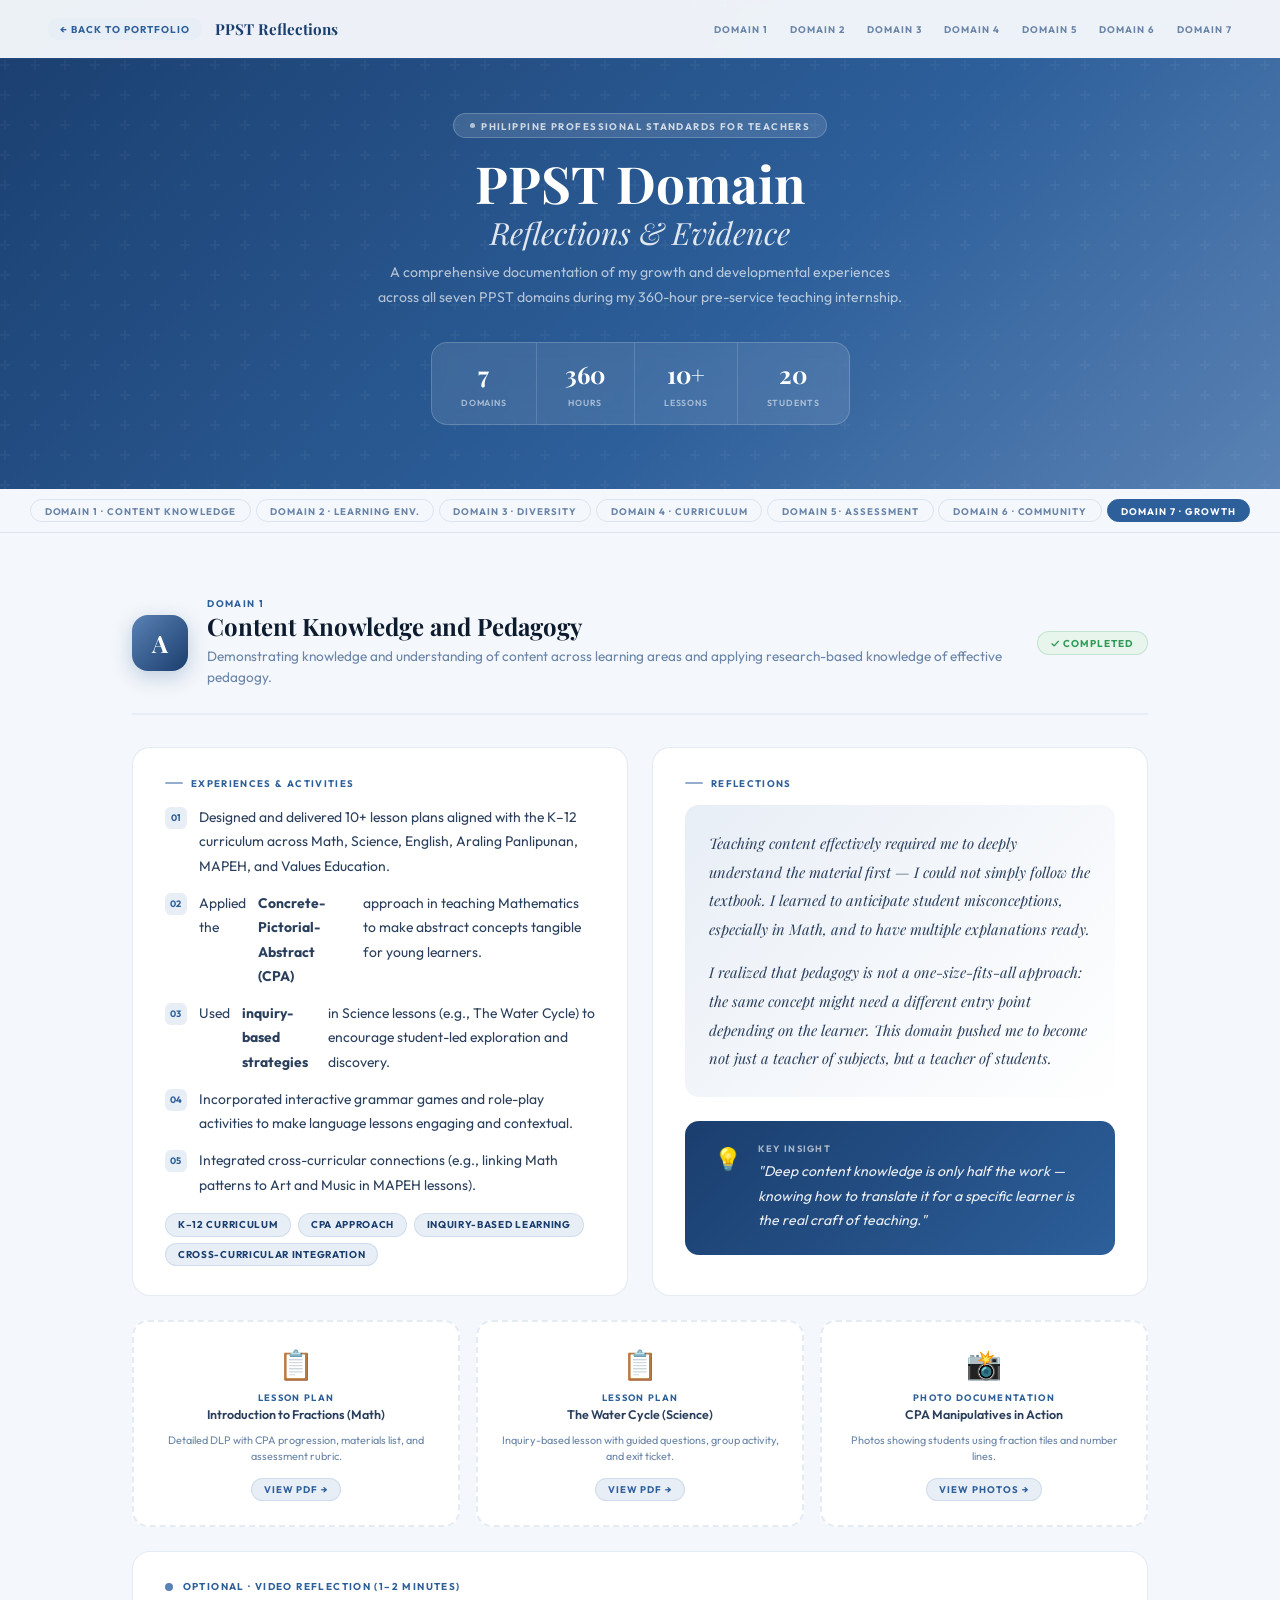
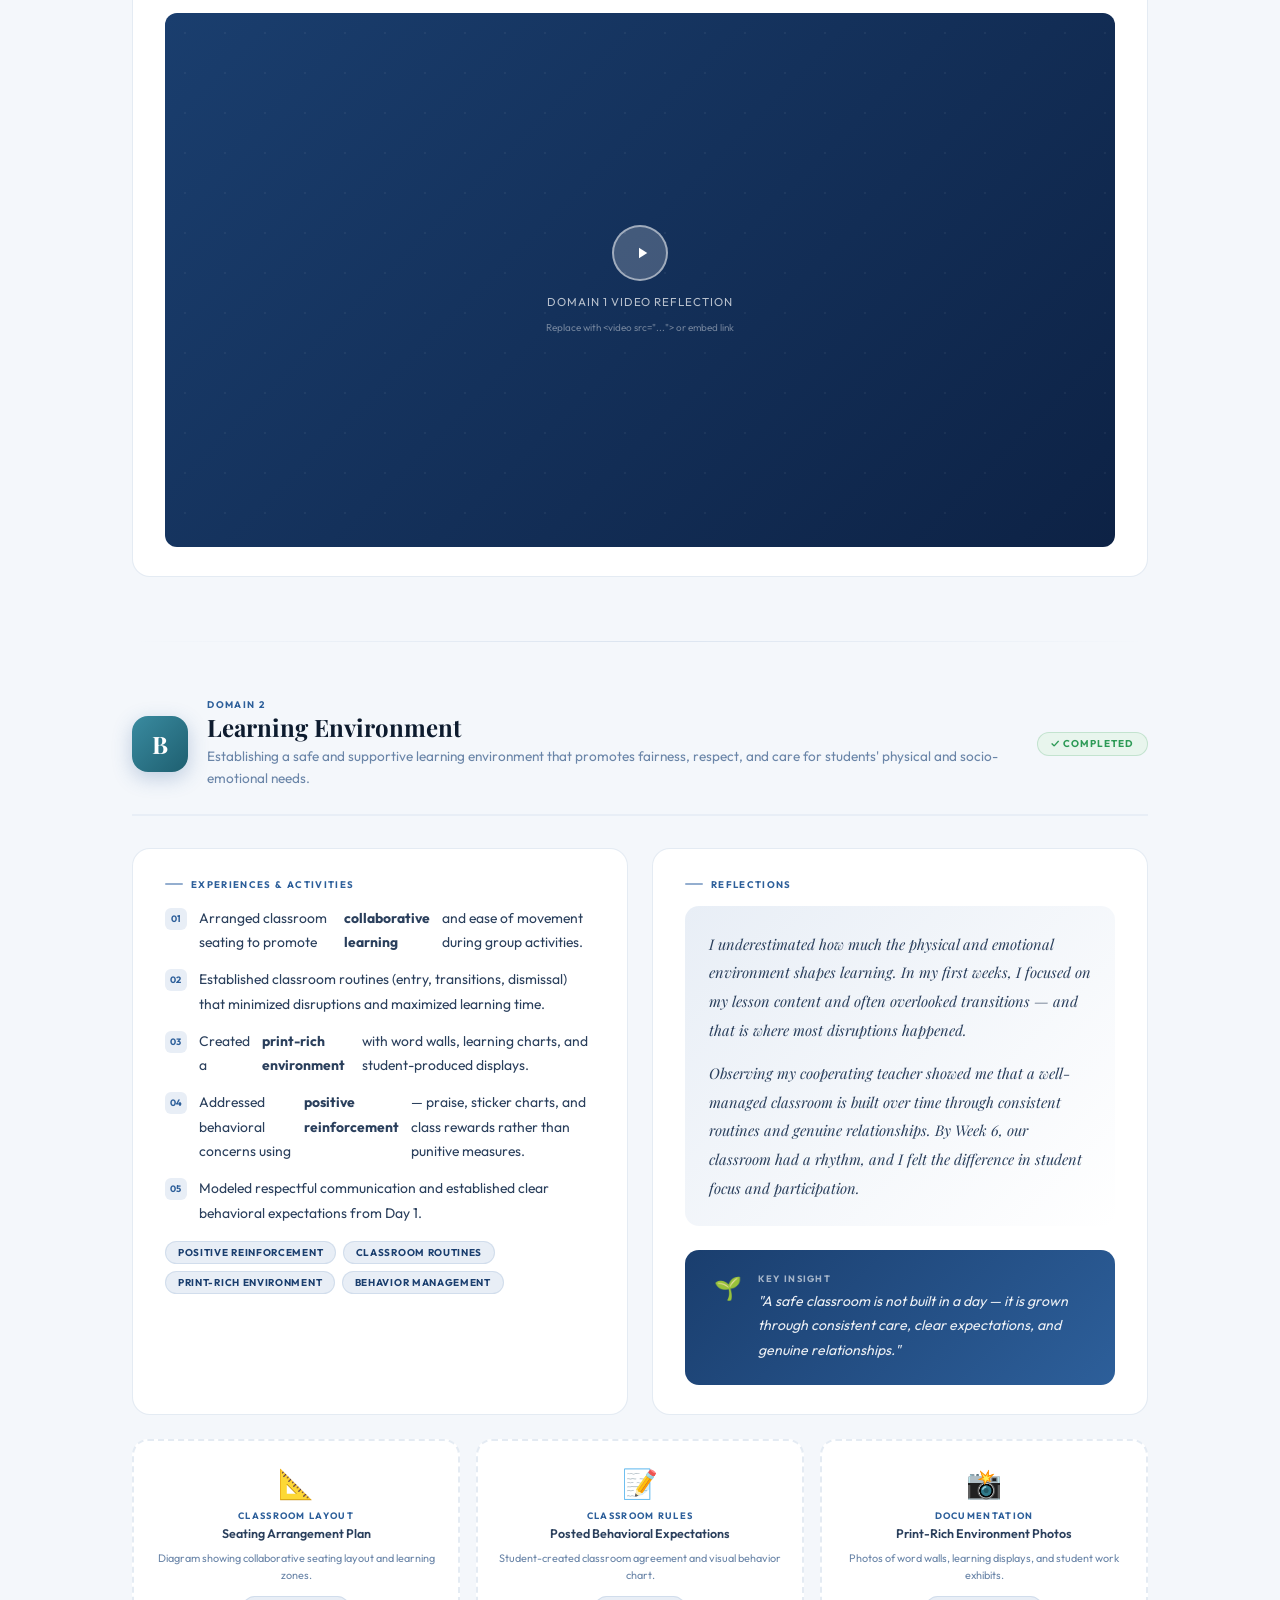
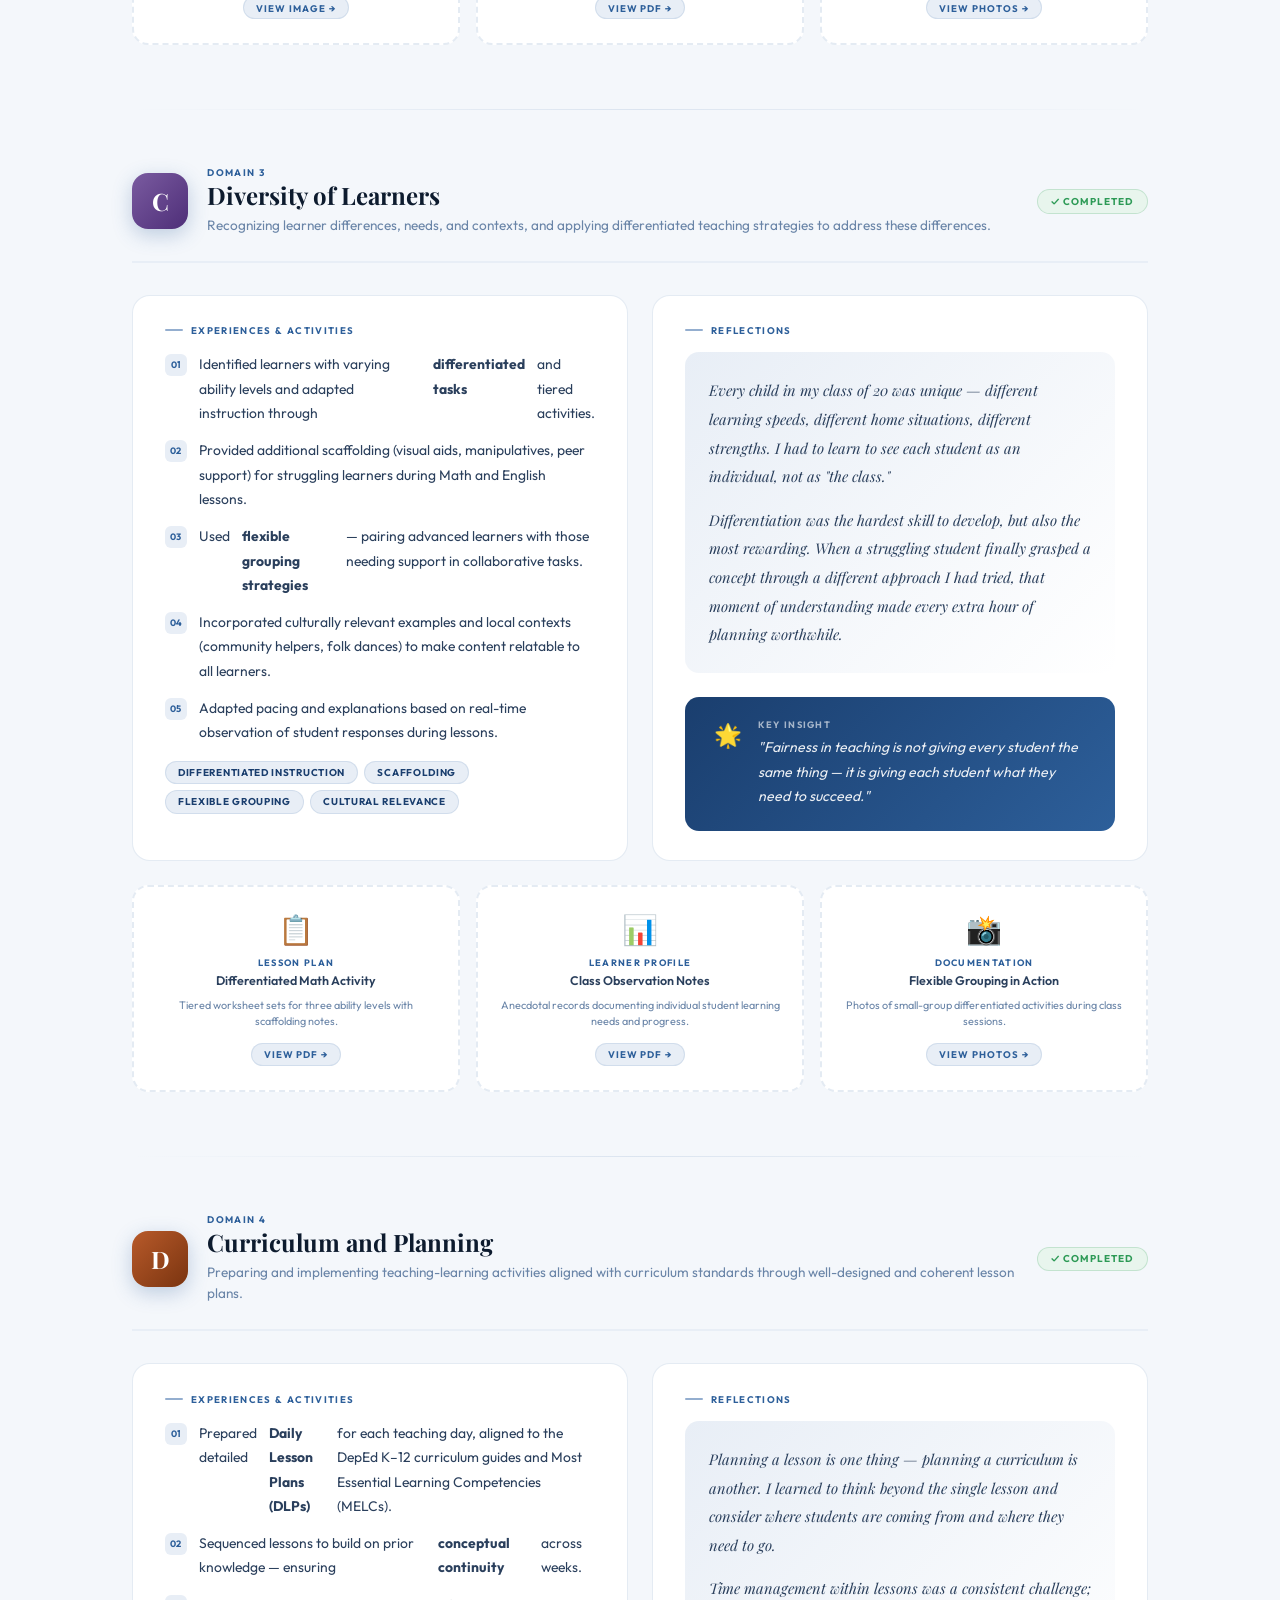
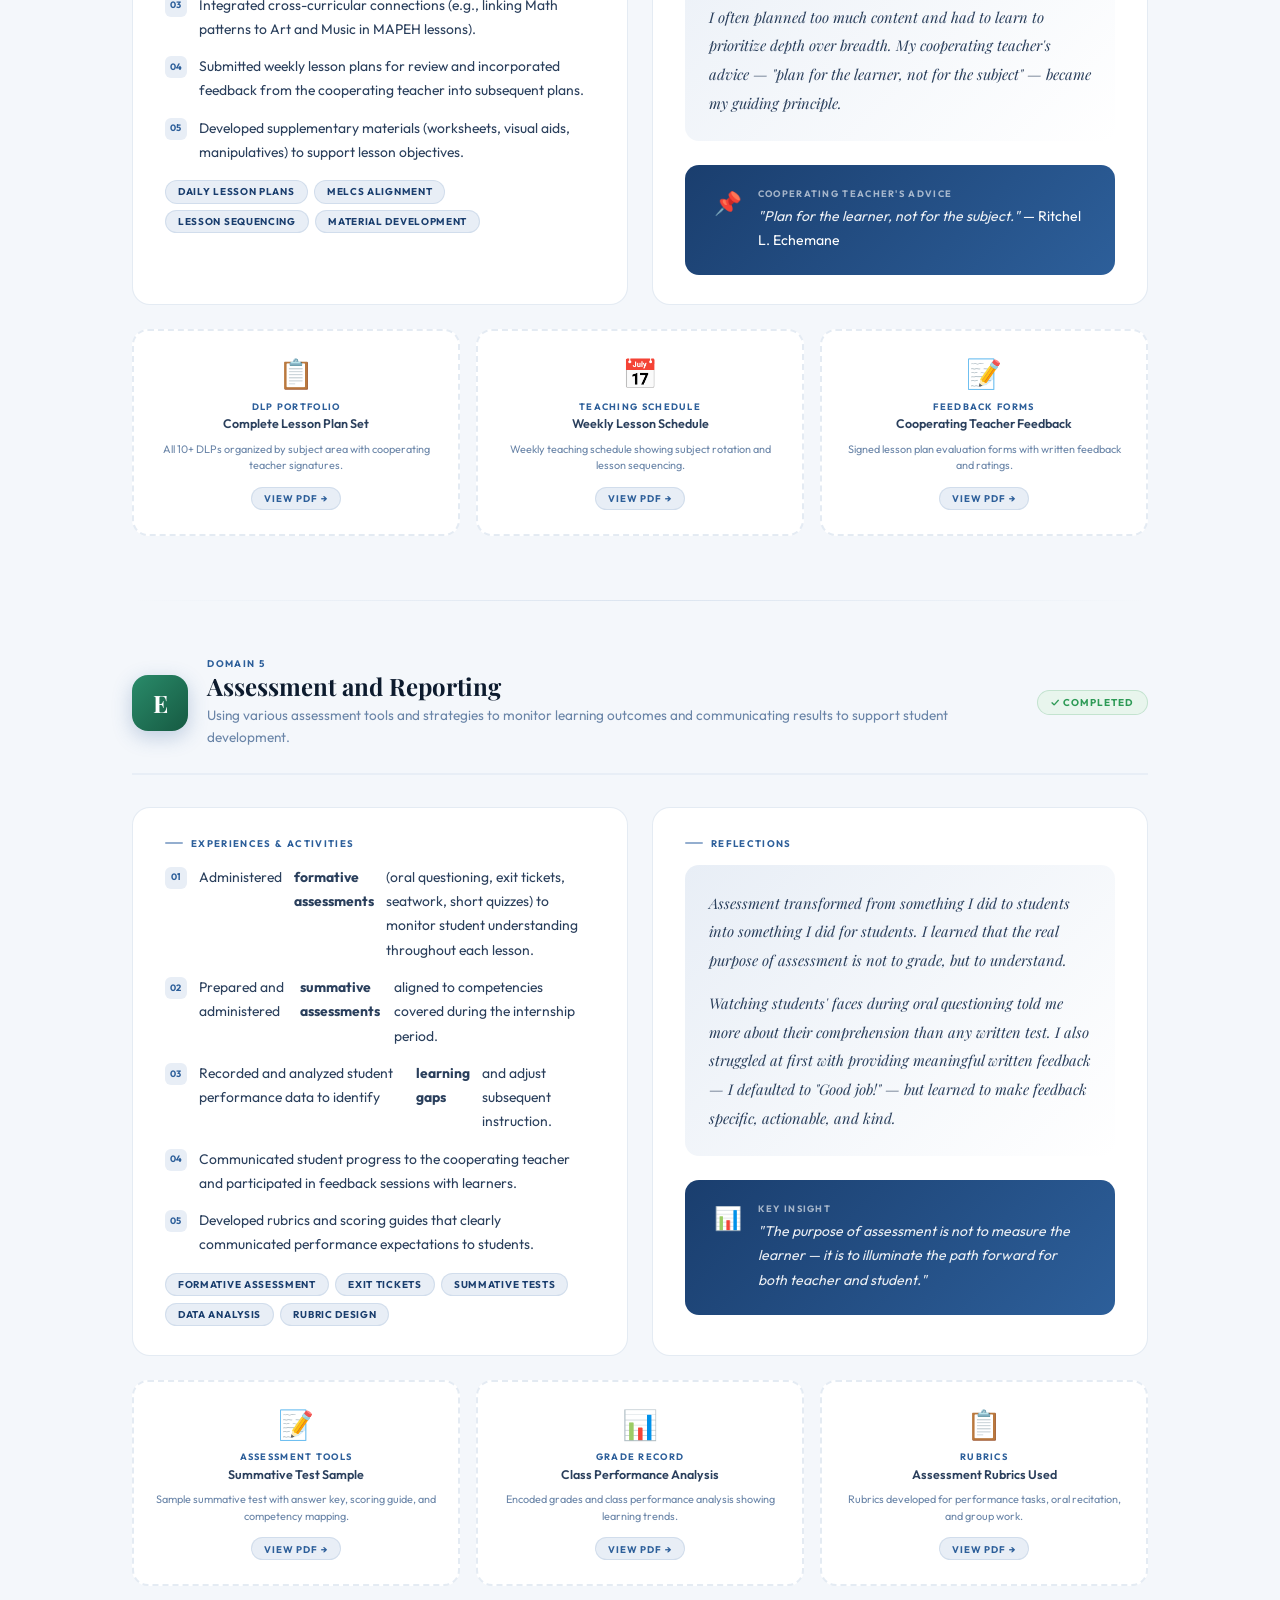
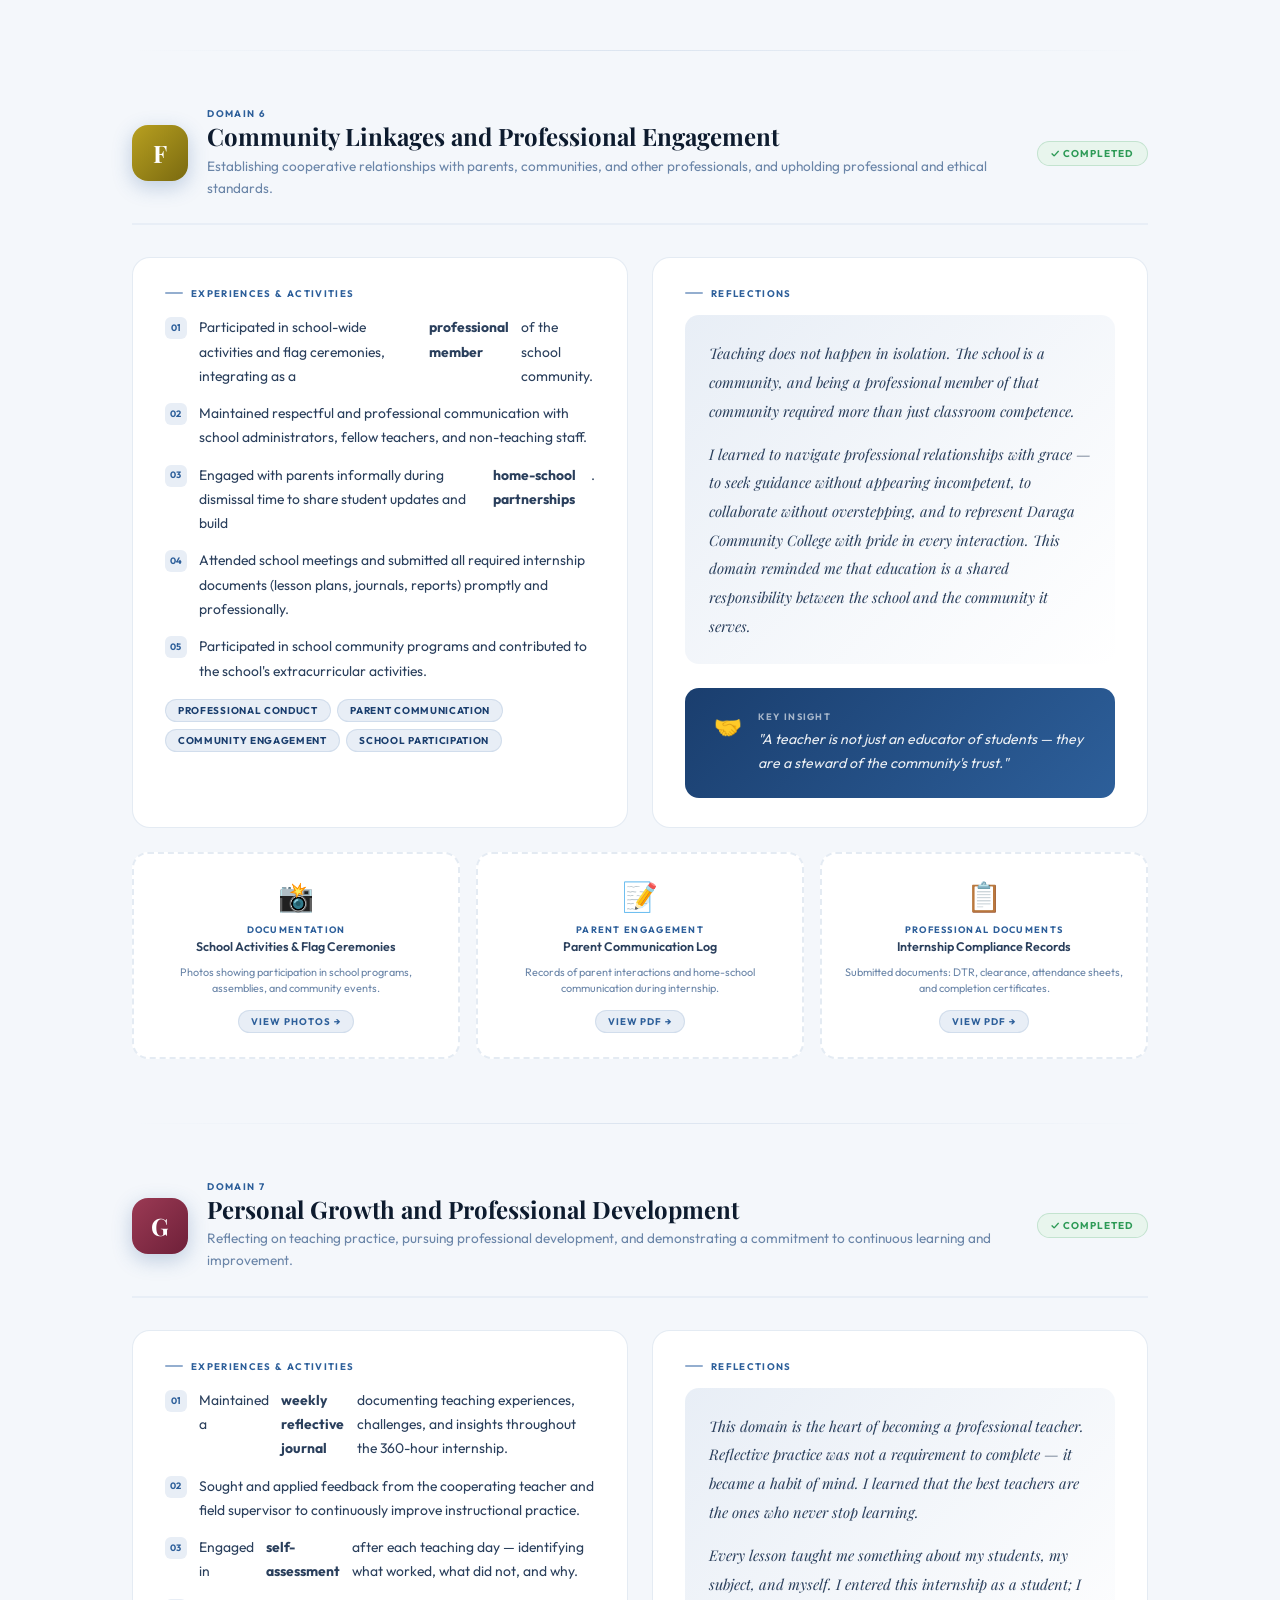
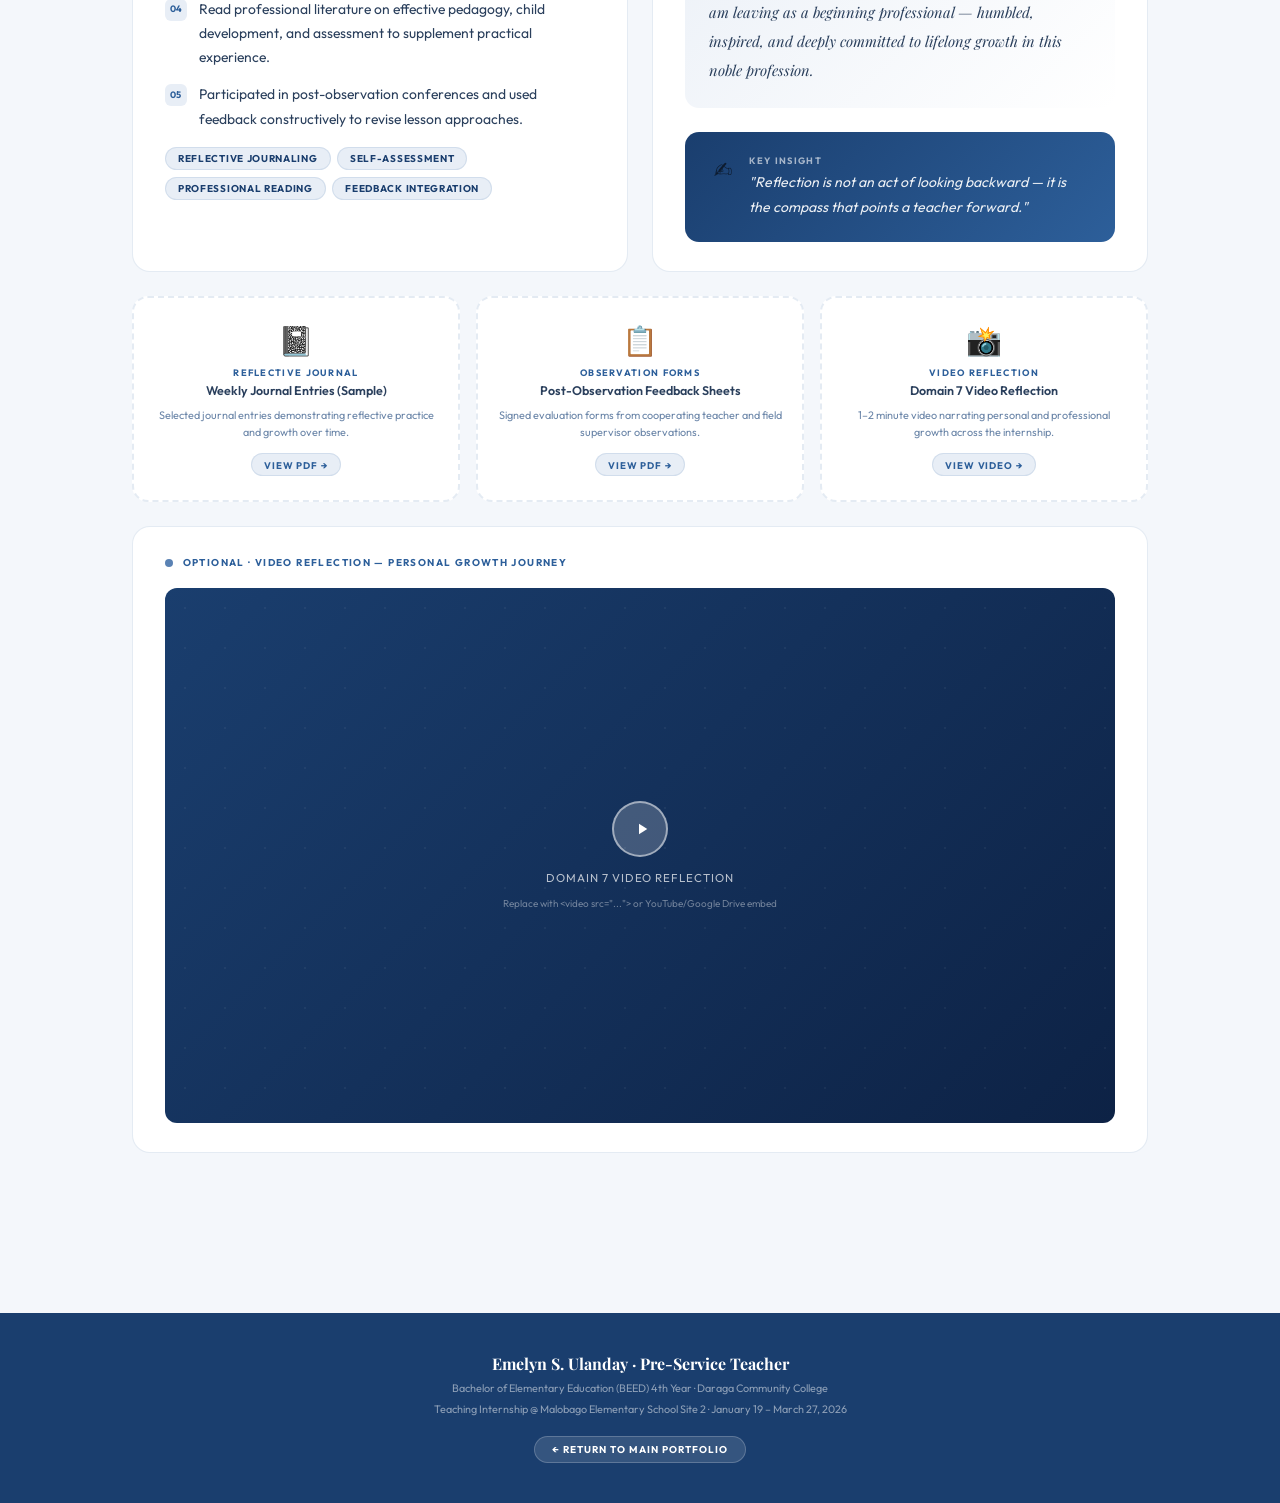
<file: ppst-details.html>
<!DOCTYPE html>
<html lang="en">
<head>
  <meta charset="UTF-8"/>
  <meta name="viewport" content="width=device-width, initial-scale=1.0"/>
  <title>PPST Domain Reflections · Emelyn S. Ulanday</title>
  <link href="https://fonts.googleapis.com/css2?family=Playfair+Display:ital,wght@0,400;0,700;1,400&family=Outfit:wght@300;400;500;600;700&display=swap" rel="stylesheet"/>
  <style>
    *, *::before, *::after { box-sizing: border-box; margin: 0; padding: 0; }
    :root {
      /* Professional Navy theme (default) */
      --p1:#E8EEF6; --p2:#C8D6EB; --p3:#94AECF; --p4:#5A82B4;
      --p5:#2D5F9A; --p6:#1A3E6E; --p7:#0D2245;
      --bg:#F4F7FB; --bg2:#EBF0F8; --white:#FFFFFF;
      --ink:#0D1B2E; --ink2:#2A3F5C; --ink3:#6A85A8;
      --bdr:rgba(90,130,180,0.16);
      --serif:'Playfair Display',Georgia,serif;
      --sans:'Outfit',system-ui,sans-serif;
      --ease:cubic-bezier(.4,0,.2,1);
    }
    html { scroll-behavior:smooth; }
    body { font-family:var(--sans); background:var(--bg); color:var(--ink); overflow-x:hidden; }

    /* ── NAV ── */
    #nav {
      position:fixed; top:0; left:0; right:0; z-index:999;
      height:58px; display:flex; align-items:center; justify-content:space-between;
      padding:0 3rem; background:rgba(244,247,251,.97); backdrop-filter:blur(16px);
      box-shadow:0 1px 0 var(--bdr);
    }
    .n-logo {
      font-family:var(--serif); font-size:1rem; font-weight:700; color:var(--p6);
      text-decoration:none; display:flex; align-items:center; gap:.6rem;
    }
    .n-logo-back {
      font-size:.62rem; font-weight:700; letter-spacing:.1em; text-transform:uppercase;
      color:var(--p5); background:var(--p1); padding:.28rem .75rem; border-radius:2rem;
      text-decoration:none; transition:all .2s;
    }
    .n-logo-back:hover { background:var(--p5); color:#fff; }
    .n-right { display:flex; align-items:center; gap:1.4rem; }
    .n-jump {
      font-size:.6rem; font-weight:700; letter-spacing:.1em; text-transform:uppercase;
      color:var(--ink3); text-decoration:none; transition:color .2s;
    }
    .n-jump:hover { color:var(--p5); }

    /* ── HERO BAND ── */
    .ppst-hero {
      background:linear-gradient(135deg,var(--p6) 0%,var(--p5) 60%,var(--p4) 100%);
      padding:7rem 2rem 4rem; text-align:center; position:relative; overflow:hidden;
    }
    .ppst-hero::before {
      content:''; position:absolute; inset:0;
      background:url("data:image/svg+xml,%3Csvg width='60' height='60' viewBox='0 0 60 60' xmlns='http://www.w3.org/2000/svg'%3E%3Cg fill='none' fill-rule='evenodd'%3E%3Cg fill='%23ffffff' fill-opacity='0.04'%3E%3Cpath d='M36 34v-4h-2v4h-4v2h4v4h2v-4h4v-2h-4zm0-30V0h-2v4h-4v2h4v4h2V6h4V4h-4zM6 34v-4H4v4H0v2h4v4h2v-4h4v-2H6zM6 4V0H4v4H0v2h4v4h2V6h4V4H6z'/%3E%3C/g%3E%3C/g%3E%3C/svg%3E");
    }
    .ph-pill {
      display:inline-flex; align-items:center; gap:.4rem;
      font-size:.6rem; font-weight:700; letter-spacing:.15em; text-transform:uppercase;
      color:rgba(255,255,255,.75); background:rgba(255,255,255,.12);
      border:1px solid rgba(255,255,255,.2); padding:.32rem 1rem; border-radius:2rem; margin-bottom:1.1rem;
    }
    .ph-pill::before { content:''; width:5px; height:5px; border-radius:50%; background:rgba(255,255,255,.6); }
    .ph-title {
      font-family:var(--serif); font-size:clamp(2rem,4vw,3.2rem); font-weight:700;
      color:#fff; line-height:1.1; margin-bottom:.6rem;
    }
    .ph-title em { font-style:italic; font-weight:400; opacity:.85; display:block; font-size:.6em; margin-top:.3rem; }
    .ph-sub { font-size:.88rem; color:rgba(255,255,255,.65); line-height:1.8; max-width:540px; margin:0 auto 2rem; }
    .ph-stats {
      display:inline-flex; gap:0;
      background:rgba(255,255,255,.1); border:1px solid rgba(255,255,255,.18);
      backdrop-filter:blur(8px); border-radius:16px; overflow:hidden;
    }
    .phst { padding:.9rem 1.8rem; text-align:center; border-right:1px solid rgba(255,255,255,.15); }
    .phst:last-child { border-right:none; }
    .phst-n { font-family:var(--serif); font-size:1.5rem; font-weight:700; color:#fff; display:block; }
    .phst-l { font-size:.55rem; font-weight:600; letter-spacing:.1em; text-transform:uppercase; color:rgba(255,255,255,.55); }

    /* ── STICKY DOMAIN NAV ── */
    .dom-nav {
      position:sticky; top:58px; z-index:90;
      background:rgba(244,247,251,.97); backdrop-filter:blur(12px);
      border-bottom:1px solid var(--bdr);
      display:flex; align-items:center; justify-content:center;
      gap:.3rem; padding:.6rem 2rem; overflow-x:auto;
    }
    .dom-pill {
      font-size:.6rem; font-weight:700; letter-spacing:.1em; text-transform:uppercase;
      color:var(--ink3); background:transparent; border:1px solid var(--bdr);
      padding:.3rem .85rem; border-radius:2rem; text-decoration:none;
      white-space:nowrap; transition:all .2s; cursor:pointer;
    }
    .dom-pill:hover, .dom-pill.active { background:var(--p5); color:#fff; border-color:var(--p5); }

    /* ── MAIN CONTENT ── */
    .ppst-main { max-width:1080px; margin:0 auto; padding:4rem 2rem 6rem; }

    /* ── DOMAIN SECTION ── */
    .domain-sec {
      margin-bottom:4rem; scroll-margin-top:120px;
    }
    .domain-header {
      display:flex; align-items:center; gap:1.2rem;
      margin-bottom:2rem; padding-bottom:1.5rem;
      border-bottom:2px solid var(--p1);
    }
    .domain-badge {
      width:56px; height:56px; border-radius:16px; flex-shrink:0;
      background:linear-gradient(135deg,var(--p4),var(--p6));
      color:#fff; font-family:var(--serif); font-size:1.5rem; font-weight:700;
      display:flex; align-items:center; justify-content:center;
      box-shadow:0 6px 20px rgba(45,95,154,.28);
    }
    .domain-meta { flex:1; }
    .domain-num {
      font-size:.6rem; font-weight:700; letter-spacing:.14em; text-transform:uppercase;
      color:var(--p5); margin-bottom:.2rem;
    }
    .domain-title {
      font-family:var(--serif); font-size:1.5rem; font-weight:700; color:var(--ink); line-height:1.2;
    }
    .domain-desc {
      font-size:.85rem; color:var(--ink3); margin-top:.3rem; line-height:1.6;
    }
    .domain-status {
      font-size:.62rem; font-weight:700; letter-spacing:.1em; text-transform:uppercase;
      color:#2D9A56; background:#E8F5ED; border:1px solid rgba(45,154,86,.2);
      padding:.3rem .85rem; border-radius:2rem; flex-shrink:0;
    }

    /* Two-col layout */
    .domain-body { display:grid; grid-template-columns:1fr 1fr; gap:1.5rem; margin-bottom:1.5rem; }
    .domain-card {
      background:#fff; border:1px solid var(--bdr); border-radius:18px;
      padding:1.8rem 2rem; transition:box-shadow .3s var(--ease);
    }
    .domain-card:hover { box-shadow:0 8px 28px rgba(45,95,154,.09); }
    .dc-label {
      font-size:.6rem; font-weight:700; letter-spacing:.14em; text-transform:uppercase;
      color:var(--p5); margin-bottom:1rem; display:flex; align-items:center; gap:.5rem;
    }
    .dc-label::before { content:''; width:18px; height:2px; background:var(--p3); border-radius:1px; }

    /* Numbered list */
    .exp-list { list-style:none; counter-reset:exp; display:flex; flex-direction:column; gap:.8rem; }
    .exp-list li {
      counter-increment:exp; display:flex; gap:.75rem;
      font-size:.87rem; color:var(--ink2); line-height:1.75;
    }
    .exp-list li::before {
      content:counter(exp, decimal-leading-zero);
      flex-shrink:0; width:22px; height:22px; border-radius:6px;
      background:var(--p1); color:var(--p5);
      font-size:.58rem; font-weight:700; display:flex; align-items:center; justify-content:center;
      margin-top:2px; letter-spacing:.04em;
    }

    /* Reflection block */
    .reflection-wrap { background:linear-gradient(135deg,var(--p1),#fff); border-radius:14px; padding:1.5rem; }
    .reflection-text {
      font-family:var(--serif); font-style:italic; font-size:.92rem; color:var(--ink2);
      line-height:1.95;
    }
    .reflection-text + .reflection-text { margin-top:.9rem; }

    /* Key Insight */
    .key-insight {
      background:linear-gradient(135deg,var(--p6),var(--p5));
      border-radius:14px; padding:1.4rem 1.8rem;
      margin-top:1.5rem;
      display:flex; align-items:flex-start; gap:1rem;
    }
    .ki-icon { font-size:1.4rem; flex-shrink:0; margin-top:.1rem; }
    .ki-label { font-size:.58rem; font-weight:700; letter-spacing:.14em; text-transform:uppercase; color:rgba(255,255,255,.6); margin-bottom:.3rem; }
    .ki-text { font-size:.88rem; color:#fff; line-height:1.75; }
    .ki-text em { font-style:italic; opacity:.9; }

    /* Competencies / bullets */
    .comp-list { display:flex; flex-wrap:wrap; gap:.4rem; margin-top:1rem; }
    .comp-tag {
      font-size:.62rem; font-weight:700; letter-spacing:.07em; text-transform:uppercase;
      padding:.26rem .75rem; border-radius:2rem;
      background:var(--p1); color:var(--p6);
      border:1px solid var(--bdr);
    }

    /* Evidence / embed area */
    .evidence-row {
      display:grid; grid-template-columns:repeat(3,1fr); gap:1rem; margin-top:1.5rem;
    }
    .evidence-card {
      background:#fff; border:2px dashed var(--bdr); border-radius:16px;
      padding:1.5rem 1.2rem; text-align:center;
      transition:border-color .2s, background .2s;
    }
    .evidence-card:hover { border-color:var(--p3); background:var(--p1); }
    .ev-icon { font-size:1.8rem; margin-bottom:.6rem; }
    .ev-type {
      font-size:.58rem; font-weight:700; letter-spacing:.14em; text-transform:uppercase;
      color:var(--p5); margin-bottom:.3rem;
    }
    .ev-label { font-size:.78rem; font-weight:600; color:var(--ink2); margin-bottom:.5rem; line-height:1.3; }
    .ev-hint { font-size:.68rem; color:var(--ink3); line-height:1.5; margin-bottom:.8rem; }
    .ev-btn {
      font-size:.6rem; font-weight:700; letter-spacing:.1em; text-transform:uppercase;
      color:var(--p5); background:var(--p1); border:1px solid var(--bdr);
      padding:.28rem .75rem; border-radius:2rem; cursor:pointer; text-decoration:none;
      display:inline-block; transition:all .2s;
    }
    .ev-btn:hover { background:var(--p5); color:#fff; border-color:var(--p5); }

    /* Video reflection embed */
    .video-wrap {
      background:#fff; border:1px solid var(--bdr); border-radius:18px;
      padding:1.8rem 2rem; margin-top:1.5rem;
    }
    .video-header { display:flex; align-items:center; gap:.6rem; margin-bottom:1.2rem; }
    .vh-dot { width:8px; height:8px; border-radius:50%; background:var(--p4); }
    .vh-title { font-size:.62rem; font-weight:700; letter-spacing:.14em; text-transform:uppercase; color:var(--p5); }
    .video-placeholder {
      width:100%; aspect-ratio:16/9; border-radius:12px;
      background:linear-gradient(135deg,var(--p6),var(--p7));
      display:flex; flex-direction:column; align-items:center; justify-content:center; gap:.8rem;
      position:relative; overflow:hidden;
    }
    .video-placeholder::before {
      content:''; position:absolute; inset:0;
      background:url("data:image/svg+xml,%3Csvg width='40' height='40' viewBox='0 0 40 40' xmlns='http://www.w3.org/2000/svg'%3E%3Ccircle cx='20' cy='20' r='1' fill='rgba(255,255,255,0.06)'/%3E%3C/svg%3E") repeat;
    }
    .vp-play {
      width:56px; height:56px; border-radius:50%;
      background:rgba(255,255,255,.2); border:2px solid rgba(255,255,255,.5);
      display:flex; align-items:center; justify-content:center;
      position:relative; z-index:1;
    }
    .vp-play svg { margin-left:4px; }
    .vp-label { font-size:.72rem; color:rgba(255,255,255,.7); letter-spacing:.08em; text-transform:uppercase; position:relative; z-index:1; }
    .vp-sub { font-size:.62rem; color:rgba(255,255,255,.4); position:relative; z-index:1; }

    /* Divider */
    .domain-divider {
      height:1px; background:linear-gradient(to right,transparent,var(--bdr),transparent);
      margin:3.5rem 0;
    }

    /* Progress ring (decorative) */
    .growth-row { display:flex; gap:1rem; align-items:stretch; }
    .growth-meter {
      flex-shrink:0; background:#fff; border:1px solid var(--bdr); border-radius:18px;
      padding:1.5rem; display:flex; flex-direction:column; align-items:center; justify-content:center;
      gap:.6rem; width:140px;
    }
    .gm-ring { position:relative; width:72px; height:72px; }
    .gm-ring svg { transform:rotate(-90deg); }
    .gm-ring circle { fill:none; stroke-width:6; }
    .gm-bg { stroke:var(--p1); }
    .gm-fill { stroke:var(--p4); stroke-linecap:round; transition:stroke-dashoffset 1.4s var(--ease); }
    .gm-pct {
      position:absolute; inset:0; display:flex; align-items:center; justify-content:center;
      font-family:var(--serif); font-size:1rem; font-weight:700; color:var(--p6);
    }
    .gm-label { font-size:.6rem; font-weight:700; letter-spacing:.1em; text-transform:uppercase; color:var(--ink3); text-align:center; }
    .growth-content { flex:1; }

    /* Back to top */
    .btt {
      position:fixed; bottom:2rem; right:2rem; z-index:200;
      width:44px; height:44px; border-radius:50%;
      background:var(--p6); color:#fff; border:none; cursor:pointer;
      display:flex; align-items:center; justify-content:center;
      box-shadow:0 6px 20px rgba(26,62,110,.3);
      opacity:0; transform:translateY(10px); transition:all .3s var(--ease);
    }
    .btt.show { opacity:1; transform:translateY(0); }
    .btt:hover { background:var(--p7); }

    /* ── FOOTER ── */
    .ppst-footer {
      background:var(--p6); padding:2.5rem 2rem; text-align:center;
    }
    .pf-name { font-family:var(--serif); font-size:1rem; font-weight:700; color:#fff; margin-bottom:.3rem; }
    .pf-detail { font-size:.68rem; color:rgba(255,255,255,.5); line-height:1.9; }
    .pf-back {
      display:inline-flex; align-items:center; gap:.4rem; margin-top:1rem;
      font-size:.62rem; font-weight:700; letter-spacing:.1em; text-transform:uppercase;
      color:#fff; background:rgba(255,255,255,.12); border:1px solid rgba(255,255,255,.2);
      padding:.4rem 1.1rem; border-radius:2rem; text-decoration:none; transition:all .2s;
    }
    .pf-back:hover { background:rgba(255,255,255,.22); }

    /* Animations */
    [data-a] { opacity:0; transition:opacity .6s var(--ease), transform .6s var(--ease); }
    [data-a="up"]   { transform:translateY(24px); }
    [data-a="left"] { transform:translateX(-24px); }
    [data-a].vis { opacity:1; transform:none; }
    [data-d="1"]{transition-delay:.08s}[data-d="2"]{transition-delay:.16s}[data-d="3"]{transition-delay:.24s}[data-d="4"]{transition-delay:.32s}

    @media(max-width:780px){
      #nav{padding:0 1.2rem}
      .n-right a:not(.n-logo-back){display:none}
      .domain-body{grid-template-columns:1fr}
      .evidence-row{grid-template-columns:1fr 1fr}
      .ppst-main{padding:2.5rem 1.2rem 4rem}
      .growth-row{flex-direction:column}
      .dom-nav{justify-content:flex-start}
    }
    @media(max-width:520px){
      .evidence-row{grid-template-columns:1fr}
    }
  </style>
</head>
<body>

<!-- ── NAV ── -->
<nav id="nav">
  <div style="display:flex;align-items:center;gap:.8rem">
    <a href="index.html" class="n-logo-back">← Back to Portfolio</a>
    <span style="font-family:var(--serif);font-size:.95rem;font-weight:700;color:var(--p6)">PPST Reflections</span>
  </div>
  <div class="n-right">
    <a href="#domain-a" class="n-jump">Domain 1</a>
    <a href="#domain-b" class="n-jump">Domain 2</a>
    <a href="#domain-c" class="n-jump">Domain 3</a>
    <a href="#domain-d" class="n-jump">Domain 4</a>
    <a href="#domain-e" class="n-jump">Domain 5</a>
    <a href="#domain-f" class="n-jump">Domain 6</a>
    <a href="#domain-g" class="n-jump">Domain 7</a>
  </div>
</nav>

<!-- ── HERO ── -->
<div class="ppst-hero">
  <div class="ph-pill">Philippine Professional Standards for Teachers</div>
  <h1 class="ph-title">PPST Domain<em>Reflections & Evidence</em></h1>
  <p class="ph-sub">A comprehensive documentation of my growth and developmental experiences across all seven PPST domains during my 360-hour pre-service teaching internship.</p>
  <div class="ph-stats">
    <div class="phst"><span class="phst-n">7</span><span class="phst-l">Domains</span></div>
    <div class="phst"><span class="phst-n">360</span><span class="phst-l">Hours</span></div>
    <div class="phst"><span class="phst-n">10+</span><span class="phst-l">Lessons</span></div>
    <div class="phst"><span class="phst-n">20</span><span class="phst-l">Students</span></div>
  </div>
</div>

<!-- ── STICKY DOMAIN NAV ── -->
<nav class="dom-nav" id="domNav">
  <a href="#domain-a" class="dom-pill" data-target="domain-a">Domain 1 · Content Knowledge</a>
  <a href="#domain-b" class="dom-pill" data-target="domain-b">Domain 2 · Learning Env.</a>
  <a href="#domain-c" class="dom-pill" data-target="domain-c">Domain 3 · Diversity</a>
  <a href="#domain-d" class="dom-pill" data-target="domain-d">Domain 4 · Curriculum</a>
  <a href="#domain-e" class="dom-pill" data-target="domain-e">Domain 5 · Assessment</a>
  <a href="#domain-f" class="dom-pill" data-target="domain-f">Domain 6 · Community</a>
  <a href="#domain-g" class="dom-pill" data-target="domain-g">Domain 7 · Growth</a>
</nav>

<!-- ── MAIN ── -->
<main class="ppst-main">

  <!-- ═══════════ DOMAIN A ═══════════ -->
  <section class="domain-sec" id="domain-a" data-a="up">
    <div class="domain-header">
      <div class="domain-badge">A</div>
      <div class="domain-meta">
        <div class="domain-num">Domain 1</div>
        <div class="domain-title">Content Knowledge and Pedagogy</div>
        <div class="domain-desc">Demonstrating knowledge and understanding of content across learning areas and applying research-based knowledge of effective pedagogy.</div>
      </div>
      <div class="domain-status">✓ Completed</div>
    </div>

    <div class="domain-body">
      <div class="domain-card">
        <div class="dc-label">Experiences & Activities</div>
        <ol class="exp-list">
          <li>Designed and delivered 10+ lesson plans aligned with the K–12 curriculum across Math, Science, English, Araling Panlipunan, MAPEH, and Values Education.</li>
          <li>Applied the <strong>Concrete-Pictorial-Abstract (CPA)</strong> approach in teaching Mathematics to make abstract concepts tangible for young learners.</li>
          <li>Used <strong>inquiry-based strategies</strong> in Science lessons (e.g., The Water Cycle) to encourage student-led exploration and discovery.</li>
          <li>Incorporated interactive grammar games and role-play activities to make language lessons engaging and contextual.</li>
          <li>Integrated cross-curricular connections (e.g., linking Math patterns to Art and Music in MAPEH lessons).</li>
        </ol>
        <div class="comp-list">
          <span class="comp-tag">K–12 Curriculum</span>
          <span class="comp-tag">CPA Approach</span>
          <span class="comp-tag">Inquiry-Based Learning</span>
          <span class="comp-tag">Cross-Curricular Integration</span>
        </div>
      </div>
      <div class="domain-card">
        <div class="dc-label">Reflections</div>
        <div class="reflection-wrap">
          <p class="reflection-text">Teaching content effectively required me to deeply understand the material first — I could not simply follow the textbook. I learned to anticipate student misconceptions, especially in Math, and to have multiple explanations ready.</p>
          <p class="reflection-text">I realized that pedagogy is not a one-size-fits-all approach: the same concept might need a different entry point depending on the learner. This domain pushed me to become not just a teacher of subjects, but a teacher of students.</p>
        </div>
        <div class="key-insight">
          <div class="ki-icon">💡</div>
          <div>
            <div class="ki-label">Key Insight</div>
            <div class="ki-text"><em>"Deep content knowledge is only half the work — knowing how to translate it for a specific learner is the real craft of teaching."</em></div>
          </div>
        </div>
      </div>
    </div>

    <div class="evidence-row" data-a="up" data-d="2">
      <div class="evidence-card">
        <div class="ev-icon">📋</div>
        <div class="ev-type">Lesson Plan</div>
        <div class="ev-label">Introduction to Fractions (Math)</div>
        <div class="ev-hint">Detailed DLP with CPA progression, materials list, and assessment rubric.</div>
        <a href="#" class="ev-btn">View PDF →</a>
      </div>
      <div class="evidence-card">
        <div class="ev-icon">📋</div>
        <div class="ev-type">Lesson Plan</div>
        <div class="ev-label">The Water Cycle (Science)</div>
        <div class="ev-hint">Inquiry-based lesson with guided questions, group activity, and exit ticket.</div>
        <a href="#" class="ev-btn">View PDF →</a>
      </div>
      <div class="evidence-card">
        <div class="ev-icon">📸</div>
        <div class="ev-type">Photo Documentation</div>
        <div class="ev-label">CPA Manipulatives in Action</div>
        <div class="ev-hint">Photos showing students using fraction tiles and number lines.</div>
        <a href="#" class="ev-btn">View Photos →</a>
      </div>
    </div>

    <div class="video-wrap" data-a="up" data-d="3">
      <div class="video-header">
        <div class="vh-dot"></div>
        <div class="vh-title">Optional · Video Reflection (1–2 minutes)</div>
      </div>
      <div class="video-placeholder">
        <div class="vp-play">
          <svg width="18" height="18" viewBox="0 0 24 24" fill="white"><path d="M8 5v14l11-7z"/></svg>
        </div>
        <div class="vp-label">Domain 1 Video Reflection</div>
        <div class="vp-sub">Replace with &lt;video src="..."&gt; or embed link</div>
      </div>
    </div>
  </section>

  <div class="domain-divider"></div>

  <!-- ═══════════ DOMAIN B ═══════════ -->
  <section class="domain-sec" id="domain-b" data-a="up">
    <div class="domain-header">
      <div class="domain-badge" style="background:linear-gradient(135deg,#3A8BA0,#1E5F70)">B</div>
      <div class="domain-meta">
        <div class="domain-num">Domain 2</div>
        <div class="domain-title">Learning Environment</div>
        <div class="domain-desc">Establishing a safe and supportive learning environment that promotes fairness, respect, and care for students' physical and socio-emotional needs.</div>
      </div>
      <div class="domain-status">✓ Completed</div>
    </div>

    <div class="domain-body">
      <div class="domain-card">
        <div class="dc-label">Experiences & Activities</div>
        <ol class="exp-list">
          <li>Arranged classroom seating to promote <strong>collaborative learning</strong> and ease of movement during group activities.</li>
          <li>Established classroom routines (entry, transitions, dismissal) that minimized disruptions and maximized learning time.</li>
          <li>Created a <strong>print-rich environment</strong> with word walls, learning charts, and student-produced displays.</li>
          <li>Addressed behavioral concerns using <strong>positive reinforcement</strong> — praise, sticker charts, and class rewards rather than punitive measures.</li>
          <li>Modeled respectful communication and established clear behavioral expectations from Day 1.</li>
        </ol>
        <div class="comp-list">
          <span class="comp-tag">Positive Reinforcement</span>
          <span class="comp-tag">Classroom Routines</span>
          <span class="comp-tag">Print-Rich Environment</span>
          <span class="comp-tag">Behavior Management</span>
        </div>
      </div>
      <div class="domain-card">
        <div class="dc-label">Reflections</div>
        <div class="reflection-wrap">
          <p class="reflection-text">I underestimated how much the physical and emotional environment shapes learning. In my first weeks, I focused on my lesson content and often overlooked transitions — and that is where most disruptions happened.</p>
          <p class="reflection-text">Observing my cooperating teacher showed me that a well-managed classroom is built over time through consistent routines and genuine relationships. By Week 6, our classroom had a rhythm, and I felt the difference in student focus and participation.</p>
        </div>
        <div class="key-insight">
          <div class="ki-icon">🌱</div>
          <div>
            <div class="ki-label">Key Insight</div>
            <div class="ki-text"><em>"A safe classroom is not built in a day — it is grown through consistent care, clear expectations, and genuine relationships."</em></div>
          </div>
        </div>
      </div>
    </div>

    <div class="evidence-row" data-a="up" data-d="2">
      <div class="evidence-card">
        <div class="ev-icon">📐</div>
        <div class="ev-type">Classroom Layout</div>
        <div class="ev-label">Seating Arrangement Plan</div>
        <div class="ev-hint">Diagram showing collaborative seating layout and learning zones.</div>
        <a href="#" class="ev-btn">View Image →</a>
      </div>
      <div class="evidence-card">
        <div class="ev-icon">📝</div>
        <div class="ev-type">Classroom Rules</div>
        <div class="ev-label">Posted Behavioral Expectations</div>
        <div class="ev-hint">Student-created classroom agreement and visual behavior chart.</div>
        <a href="#" class="ev-btn">View PDF →</a>
      </div>
      <div class="evidence-card">
        <div class="ev-icon">📸</div>
        <div class="ev-type">Documentation</div>
        <div class="ev-label">Print-Rich Environment Photos</div>
        <div class="ev-hint">Photos of word walls, learning displays, and student work exhibits.</div>
        <a href="#" class="ev-btn">View Photos →</a>
      </div>
    </div>
  </section>

  <div class="domain-divider"></div>

  <!-- ═══════════ DOMAIN C ═══════════ -->
  <section class="domain-sec" id="domain-c" data-a="up">
    <div class="domain-header">
      <div class="domain-badge" style="background:linear-gradient(135deg,#7A5BA0,#4E2E78)">C</div>
      <div class="domain-meta">
        <div class="domain-num">Domain 3</div>
        <div class="domain-title">Diversity of Learners</div>
        <div class="domain-desc">Recognizing learner differences, needs, and contexts, and applying differentiated teaching strategies to address these differences.</div>
      </div>
      <div class="domain-status">✓ Completed</div>
    </div>

    <div class="domain-body">
      <div class="domain-card">
        <div class="dc-label">Experiences & Activities</div>
        <ol class="exp-list">
          <li>Identified learners with varying ability levels and adapted instruction through <strong>differentiated tasks</strong> and tiered activities.</li>
          <li>Provided additional scaffolding (visual aids, manipulatives, peer support) for struggling learners during Math and English lessons.</li>
          <li>Used <strong>flexible grouping strategies</strong> — pairing advanced learners with those needing support in collaborative tasks.</li>
          <li>Incorporated culturally relevant examples and local contexts (community helpers, folk dances) to make content relatable to all learners.</li>
          <li>Adapted pacing and explanations based on real-time observation of student responses during lessons.</li>
        </ol>
        <div class="comp-list">
          <span class="comp-tag">Differentiated Instruction</span>
          <span class="comp-tag">Scaffolding</span>
          <span class="comp-tag">Flexible Grouping</span>
          <span class="comp-tag">Cultural Relevance</span>
        </div>
      </div>
      <div class="domain-card">
        <div class="dc-label">Reflections</div>
        <div class="reflection-wrap">
          <p class="reflection-text">Every child in my class of 20 was unique — different learning speeds, different home situations, different strengths. I had to learn to see each student as an individual, not as "the class."</p>
          <p class="reflection-text">Differentiation was the hardest skill to develop, but also the most rewarding. When a struggling student finally grasped a concept through a different approach I had tried, that moment of understanding made every extra hour of planning worthwhile.</p>
        </div>
        <div class="key-insight">
          <div class="ki-icon">🌟</div>
          <div>
            <div class="ki-label">Key Insight</div>
            <div class="ki-text"><em>"Fairness in teaching is not giving every student the same thing — it is giving each student what they need to succeed."</em></div>
          </div>
        </div>
      </div>
    </div>

    <div class="evidence-row" data-a="up" data-d="2">
      <div class="evidence-card">
        <div class="ev-icon">📋</div>
        <div class="ev-type">Lesson Plan</div>
        <div class="ev-label">Differentiated Math Activity</div>
        <div class="ev-hint">Tiered worksheet sets for three ability levels with scaffolding notes.</div>
        <a href="#" class="ev-btn">View PDF →</a>
      </div>
      <div class="evidence-card">
        <div class="ev-icon">📊</div>
        <div class="ev-type">Learner Profile</div>
        <div class="ev-label">Class Observation Notes</div>
        <div class="ev-hint">Anecdotal records documenting individual student learning needs and progress.</div>
        <a href="#" class="ev-btn">View PDF →</a>
      </div>
      <div class="evidence-card">
        <div class="ev-icon">📸</div>
        <div class="ev-type">Documentation</div>
        <div class="ev-label">Flexible Grouping in Action</div>
        <div class="ev-hint">Photos of small-group differentiated activities during class sessions.</div>
        <a href="#" class="ev-btn">View Photos →</a>
      </div>
    </div>
  </section>

  <div class="domain-divider"></div>

  <!-- ═══════════ DOMAIN D ═══════════ -->
  <section class="domain-sec" id="domain-d" data-a="up">
    <div class="domain-header">
      <div class="domain-badge" style="background:linear-gradient(135deg,#B85A2A,#7A3410)">D</div>
      <div class="domain-meta">
        <div class="domain-num">Domain 4</div>
        <div class="domain-title">Curriculum and Planning</div>
        <div class="domain-desc">Preparing and implementing teaching-learning activities aligned with curriculum standards through well-designed and coherent lesson plans.</div>
      </div>
      <div class="domain-status">✓ Completed</div>
    </div>

    <div class="domain-body">
      <div class="domain-card">
        <div class="dc-label">Experiences & Activities</div>
        <ol class="exp-list">
          <li>Prepared detailed <strong>Daily Lesson Plans (DLPs)</strong> for each teaching day, aligned to the DepEd K–12 curriculum guides and Most Essential Learning Competencies (MELCs).</li>
          <li>Sequenced lessons to build on prior knowledge — ensuring <strong>conceptual continuity</strong> across weeks.</li>
          <li>Integrated cross-curricular connections (e.g., linking Math patterns to Art and Music in MAPEH lessons).</li>
          <li>Submitted weekly lesson plans for review and incorporated feedback from the cooperating teacher into subsequent plans.</li>
          <li>Developed supplementary materials (worksheets, visual aids, manipulatives) to support lesson objectives.</li>
        </ol>
        <div class="comp-list">
          <span class="comp-tag">Daily Lesson Plans</span>
          <span class="comp-tag">MELCs Alignment</span>
          <span class="comp-tag">Lesson Sequencing</span>
          <span class="comp-tag">Material Development</span>
        </div>
      </div>
      <div class="domain-card">
        <div class="dc-label">Reflections</div>
        <div class="reflection-wrap">
          <p class="reflection-text">Planning a lesson is one thing — planning a curriculum is another. I learned to think beyond the single lesson and consider where students are coming from and where they need to go.</p>
          <p class="reflection-text">Time management within lessons was a consistent challenge; I often planned too much content and had to learn to prioritize depth over breadth. My cooperating teacher's advice — "plan for the learner, not for the subject" — became my guiding principle.</p>
        </div>
        <div class="key-insight">
          <div class="ki-icon">📌</div>
          <div>
            <div class="ki-label">Cooperating Teacher's Advice</div>
            <div class="ki-text"><em>"Plan for the learner, not for the subject."</em> — Ritchel L. Echemane</div>
          </div>
        </div>
      </div>
    </div>

    <div class="evidence-row" data-a="up" data-d="2">
      <div class="evidence-card">
        <div class="ev-icon">📋</div>
        <div class="ev-type">DLP Portfolio</div>
        <div class="ev-label">Complete Lesson Plan Set</div>
        <div class="ev-hint">All 10+ DLPs organized by subject area with cooperating teacher signatures.</div>
        <a href="#" class="ev-btn">View PDF →</a>
      </div>
      <div class="evidence-card">
        <div class="ev-icon">📅</div>
        <div class="ev-type">Teaching Schedule</div>
        <div class="ev-label">Weekly Lesson Schedule</div>
        <div class="ev-hint">Weekly teaching schedule showing subject rotation and lesson sequencing.</div>
        <a href="#" class="ev-btn">View PDF →</a>
      </div>
      <div class="evidence-card">
        <div class="ev-icon">📝</div>
        <div class="ev-type">Feedback Forms</div>
        <div class="ev-label">Cooperating Teacher Feedback</div>
        <div class="ev-hint">Signed lesson plan evaluation forms with written feedback and ratings.</div>
        <a href="#" class="ev-btn">View PDF →</a>
      </div>
    </div>
  </section>

  <div class="domain-divider"></div>

  <!-- ═══════════ DOMAIN E ═══════════ -->
  <section class="domain-sec" id="domain-e" data-a="up">
    <div class="domain-header">
      <div class="domain-badge" style="background:linear-gradient(135deg,#2A8B6A,#165A42)">E</div>
      <div class="domain-meta">
        <div class="domain-num">Domain 5</div>
        <div class="domain-title">Assessment and Reporting</div>
        <div class="domain-desc">Using various assessment tools and strategies to monitor learning outcomes and communicating results to support student development.</div>
      </div>
      <div class="domain-status">✓ Completed</div>
    </div>

    <div class="domain-body">
      <div class="domain-card">
        <div class="dc-label">Experiences & Activities</div>
        <ol class="exp-list">
          <li>Administered <strong>formative assessments</strong> (oral questioning, exit tickets, seatwork, short quizzes) to monitor student understanding throughout each lesson.</li>
          <li>Prepared and administered <strong>summative assessments</strong> aligned to competencies covered during the internship period.</li>
          <li>Recorded and analyzed student performance data to identify <strong>learning gaps</strong> and adjust subsequent instruction.</li>
          <li>Communicated student progress to the cooperating teacher and participated in feedback sessions with learners.</li>
          <li>Developed rubrics and scoring guides that clearly communicated performance expectations to students.</li>
        </ol>
        <div class="comp-list">
          <span class="comp-tag">Formative Assessment</span>
          <span class="comp-tag">Exit Tickets</span>
          <span class="comp-tag">Summative Tests</span>
          <span class="comp-tag">Data Analysis</span>
          <span class="comp-tag">Rubric Design</span>
        </div>
      </div>
      <div class="domain-card">
        <div class="dc-label">Reflections</div>
        <div class="reflection-wrap">
          <p class="reflection-text">Assessment transformed from something I did to students into something I did for students. I learned that the real purpose of assessment is not to grade, but to understand.</p>
          <p class="reflection-text">Watching students' faces during oral questioning told me more about their comprehension than any written test. I also struggled at first with providing meaningful written feedback — I defaulted to "Good job!" — but learned to make feedback specific, actionable, and kind.</p>
        </div>
        <div class="key-insight">
          <div class="ki-icon">📊</div>
          <div>
            <div class="ki-label">Key Insight</div>
            <div class="ki-text"><em>"The purpose of assessment is not to measure the learner — it is to illuminate the path forward for both teacher and student."</em></div>
          </div>
        </div>
      </div>
    </div>

    <div class="evidence-row" data-a="up" data-d="2">
      <div class="evidence-card">
        <div class="ev-icon">📝</div>
        <div class="ev-type">Assessment Tools</div>
        <div class="ev-label">Summative Test Sample</div>
        <div class="ev-hint">Sample summative test with answer key, scoring guide, and competency mapping.</div>
        <a href="#" class="ev-btn">View PDF →</a>
      </div>
      <div class="evidence-card">
        <div class="ev-icon">📊</div>
        <div class="ev-type">Grade Record</div>
        <div class="ev-label">Class Performance Analysis</div>
        <div class="ev-hint">Encoded grades and class performance analysis showing learning trends.</div>
        <a href="#" class="ev-btn">View PDF →</a>
      </div>
      <div class="evidence-card">
        <div class="ev-icon">📋</div>
        <div class="ev-type">Rubrics</div>
        <div class="ev-label">Assessment Rubrics Used</div>
        <div class="ev-hint">Rubrics developed for performance tasks, oral recitation, and group work.</div>
        <a href="#" class="ev-btn">View PDF →</a>
      </div>
    </div>
  </section>

  <div class="domain-divider"></div>

  <!-- ═══════════ DOMAIN F ═══════════ -->
  <section class="domain-sec" id="domain-f" data-a="up">
    <div class="domain-header">
      <div class="domain-badge" style="background:linear-gradient(135deg,#B8A020,#7A6A10)">F</div>
      <div class="domain-meta">
        <div class="domain-num">Domain 6</div>
        <div class="domain-title">Community Linkages and Professional Engagement</div>
        <div class="domain-desc">Establishing cooperative relationships with parents, communities, and other professionals, and upholding professional and ethical standards.</div>
      </div>
      <div class="domain-status">✓ Completed</div>
    </div>

    <div class="domain-body">
      <div class="domain-card">
        <div class="dc-label">Experiences & Activities</div>
        <ol class="exp-list">
          <li>Participated in school-wide activities and flag ceremonies, integrating as a <strong>professional member</strong> of the school community.</li>
          <li>Maintained respectful and professional communication with school administrators, fellow teachers, and non-teaching staff.</li>
          <li>Engaged with parents informally during dismissal time to share student updates and build <strong>home-school partnerships</strong>.</li>
          <li>Attended school meetings and submitted all required internship documents (lesson plans, journals, reports) promptly and professionally.</li>
          <li>Participated in school community programs and contributed to the school's extracurricular activities.</li>
        </ol>
        <div class="comp-list">
          <span class="comp-tag">Professional Conduct</span>
          <span class="comp-tag">Parent Communication</span>
          <span class="comp-tag">Community Engagement</span>
          <span class="comp-tag">School Participation</span>
        </div>
      </div>
      <div class="domain-card">
        <div class="dc-label">Reflections</div>
        <div class="reflection-wrap">
          <p class="reflection-text">Teaching does not happen in isolation. The school is a community, and being a professional member of that community required more than just classroom competence.</p>
          <p class="reflection-text">I learned to navigate professional relationships with grace — to seek guidance without appearing incompetent, to collaborate without overstepping, and to represent Daraga Community College with pride in every interaction. This domain reminded me that education is a shared responsibility between the school and the community it serves.</p>
        </div>
        <div class="key-insight">
          <div class="ki-icon">🤝</div>
          <div>
            <div class="ki-label">Key Insight</div>
            <div class="ki-text"><em>"A teacher is not just an educator of students — they are a steward of the community's trust."</em></div>
          </div>
        </div>
      </div>
    </div>

    <div class="evidence-row" data-a="up" data-d="2">
      <div class="evidence-card">
        <div class="ev-icon">📸</div>
        <div class="ev-type">Documentation</div>
        <div class="ev-label">School Activities & Flag Ceremonies</div>
        <div class="ev-hint">Photos showing participation in school programs, assemblies, and community events.</div>
        <a href="#" class="ev-btn">View Photos →</a>
      </div>
      <div class="evidence-card">
        <div class="ev-icon">📝</div>
        <div class="ev-type">Parent Engagement</div>
        <div class="ev-label">Parent Communication Log</div>
        <div class="ev-hint">Records of parent interactions and home-school communication during internship.</div>
        <a href="#" class="ev-btn">View PDF →</a>
      </div>
      <div class="evidence-card">
        <div class="ev-icon">📋</div>
        <div class="ev-type">Professional Documents</div>
        <div class="ev-label">Internship Compliance Records</div>
        <div class="ev-hint">Submitted documents: DTR, clearance, attendance sheets, and completion certificates.</div>
        <a href="#" class="ev-btn">View PDF →</a>
      </div>
    </div>
  </section>

  <div class="domain-divider"></div>

  <!-- ═══════════ DOMAIN G ═══════════ -->
  <section class="domain-sec" id="domain-g" data-a="up">
    <div class="domain-header">
      <div class="domain-badge" style="background:linear-gradient(135deg,#9B3A54,#6E2039)">G</div>
      <div class="domain-meta">
        <div class="domain-num">Domain 7</div>
        <div class="domain-title">Personal Growth and Professional Development</div>
        <div class="domain-desc">Reflecting on teaching practice, pursuing professional development, and demonstrating a commitment to continuous learning and improvement.</div>
      </div>
      <div class="domain-status">✓ Completed</div>
    </div>

    <div class="domain-body">
      <div class="domain-card">
        <div class="dc-label">Experiences & Activities</div>
        <ol class="exp-list">
          <li>Maintained a <strong>weekly reflective journal</strong> documenting teaching experiences, challenges, and insights throughout the 360-hour internship.</li>
          <li>Sought and applied feedback from the cooperating teacher and field supervisor to continuously improve instructional practice.</li>
          <li>Engaged in <strong>self-assessment</strong> after each teaching day — identifying what worked, what did not, and why.</li>
          <li>Read professional literature on effective pedagogy, child development, and assessment to supplement practical experience.</li>
          <li>Participated in post-observation conferences and used feedback constructively to revise lesson approaches.</li>
        </ol>
        <div class="comp-list">
          <span class="comp-tag">Reflective Journaling</span>
          <span class="comp-tag">Self-Assessment</span>
          <span class="comp-tag">Professional Reading</span>
          <span class="comp-tag">Feedback Integration</span>
        </div>
      </div>
      <div class="domain-card">
        <div class="dc-label">Reflections</div>
        <div class="reflection-wrap">
          <p class="reflection-text">This domain is the heart of becoming a professional teacher. Reflective practice was not a requirement to complete — it became a habit of mind. I learned that the best teachers are the ones who never stop learning.</p>
          <p class="reflection-text">Every lesson taught me something about my students, my subject, and myself. I entered this internship as a student; I am leaving as a beginning professional — humbled, inspired, and deeply committed to lifelong growth in this noble profession.</p>
        </div>
        <div class="key-insight">
          <div class="ki-icon">✍️</div>
          <div>
            <div class="ki-label">Key Insight</div>
            <div class="ki-text"><em>"Reflection is not an act of looking backward — it is the compass that points a teacher forward."</em></div>
          </div>
        </div>
      </div>
    </div>

    <div class="evidence-row" data-a="up" data-d="2">
      <div class="evidence-card">
        <div class="ev-icon">📓</div>
        <div class="ev-type">Reflective Journal</div>
        <div class="ev-label">Weekly Journal Entries (Sample)</div>
        <div class="ev-hint">Selected journal entries demonstrating reflective practice and growth over time.</div>
        <a href="#" class="ev-btn">View PDF →</a>
      </div>
      <div class="evidence-card">
        <div class="ev-icon">📋</div>
        <div class="ev-type">Observation Forms</div>
        <div class="ev-label">Post-Observation Feedback Sheets</div>
        <div class="ev-hint">Signed evaluation forms from cooperating teacher and field supervisor observations.</div>
        <a href="#" class="ev-btn">View PDF →</a>
      </div>
      <div class="evidence-card">
        <div class="ev-icon">📸</div>
        <div class="ev-type">Video Reflection</div>
        <div class="ev-label">Domain 7 Video Reflection</div>
        <div class="ev-hint">1–2 minute video narrating personal and professional growth across the internship.</div>
        <a href="#" class="ev-btn">View Video →</a>
      </div>
    </div>

    <div class="video-wrap" data-a="up" data-d="3">
      <div class="video-header">
        <div class="vh-dot"></div>
        <div class="vh-title">Optional · Video Reflection — Personal Growth Journey</div>
      </div>
      <div class="video-placeholder">
        <div class="vp-play">
          <svg width="18" height="18" viewBox="0 0 24 24" fill="white"><path d="M8 5v14l11-7z"/></svg>
        </div>
        <div class="vp-label">Domain 7 Video Reflection</div>
        <div class="vp-sub">Replace with &lt;video src="..."&gt; or YouTube/Google Drive embed</div>
      </div>
    </div>
  </section>

</main>

<!-- ── FOOTER ── -->
<footer class="ppst-footer">
  <p class="pf-name">Emelyn S. Ulanday · Pre-Service Teacher</p>
  <p class="pf-detail">Bachelor of Elementary Education (BEED) 4th Year · Daraga Community College</p>
  <p class="pf-detail">Teaching Internship @ Malobago Elementary School Site 2 · January 19 – March 27, 2026</p>
  <a href="index.html" class="pf-back">← Return to Main Portfolio</a>
</footer>

<!-- Back to top -->
<button class="btt" id="btt" title="Back to top">
  <svg width="16" height="16" viewBox="0 0 24 24" fill="none" stroke="currentColor" stroke-width="2.2"><path d="M12 19V5M5 12l7-7 7 7"/></svg>
</button>

<script>
  // Scroll reveal
  const io = new IntersectionObserver(entries =>
    entries.forEach(e => { if (e.isIntersecting) { e.target.classList.add('vis'); io.unobserve(e.target); } }),
    { threshold:0.06 }
  );
  document.querySelectorAll('[data-a]').forEach(el => io.observe(el));

  // Active domain pill
  const sections = document.querySelectorAll('.domain-sec');
  const pills = document.querySelectorAll('.dom-pill');
  const obs = new IntersectionObserver(entries => {
    entries.forEach(e => {
      if (e.isIntersecting) {
        const id = e.target.id;
        pills.forEach(p => p.classList.toggle('active', p.dataset.target === id));
      }
    });
  }, { threshold:0.3 });
  sections.forEach(s => obs.observe(s));

  // Back to top
  const btt = document.getElementById('btt');
  window.addEventListener('scroll', () => btt.classList.toggle('show', scrollY > 600), { passive:true });
  btt.addEventListener('click', () => window.scrollTo({ top:0, behavior:'smooth' }));
</script>
</body>
</html>
</file>
